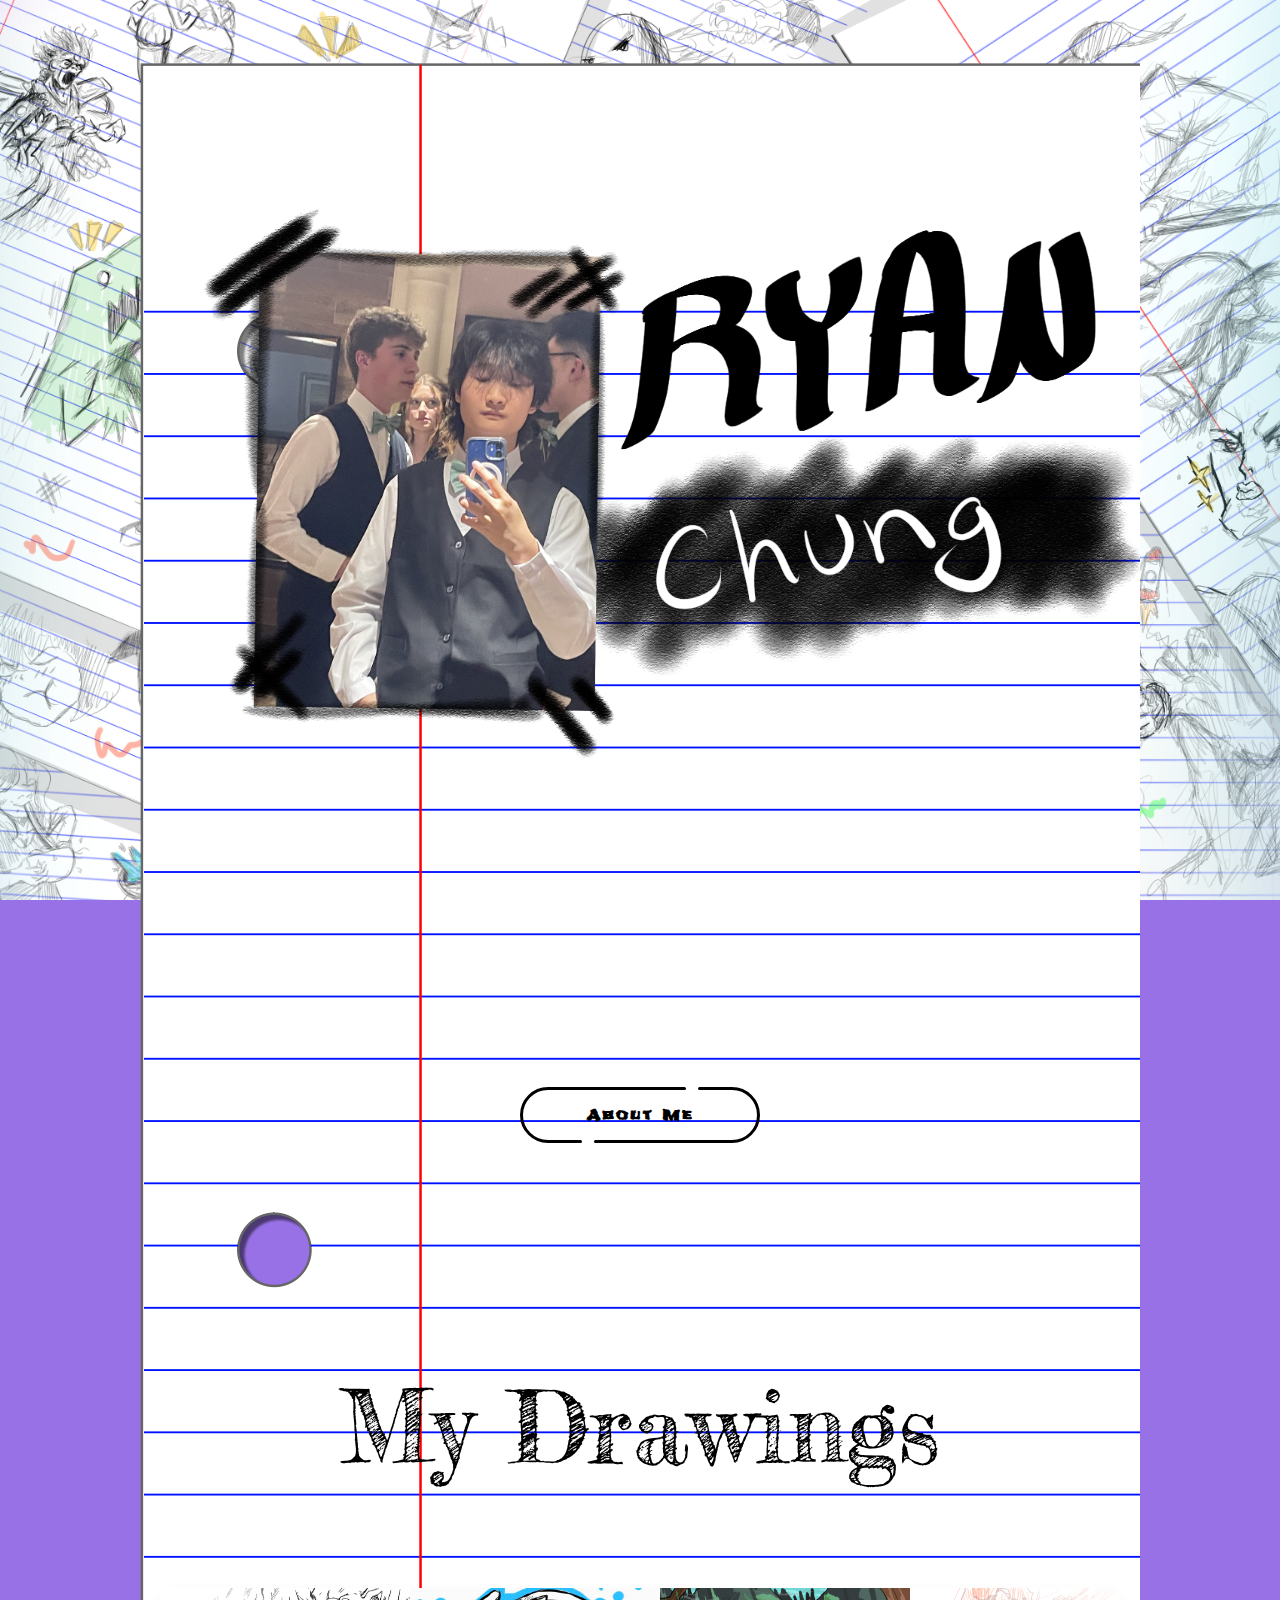
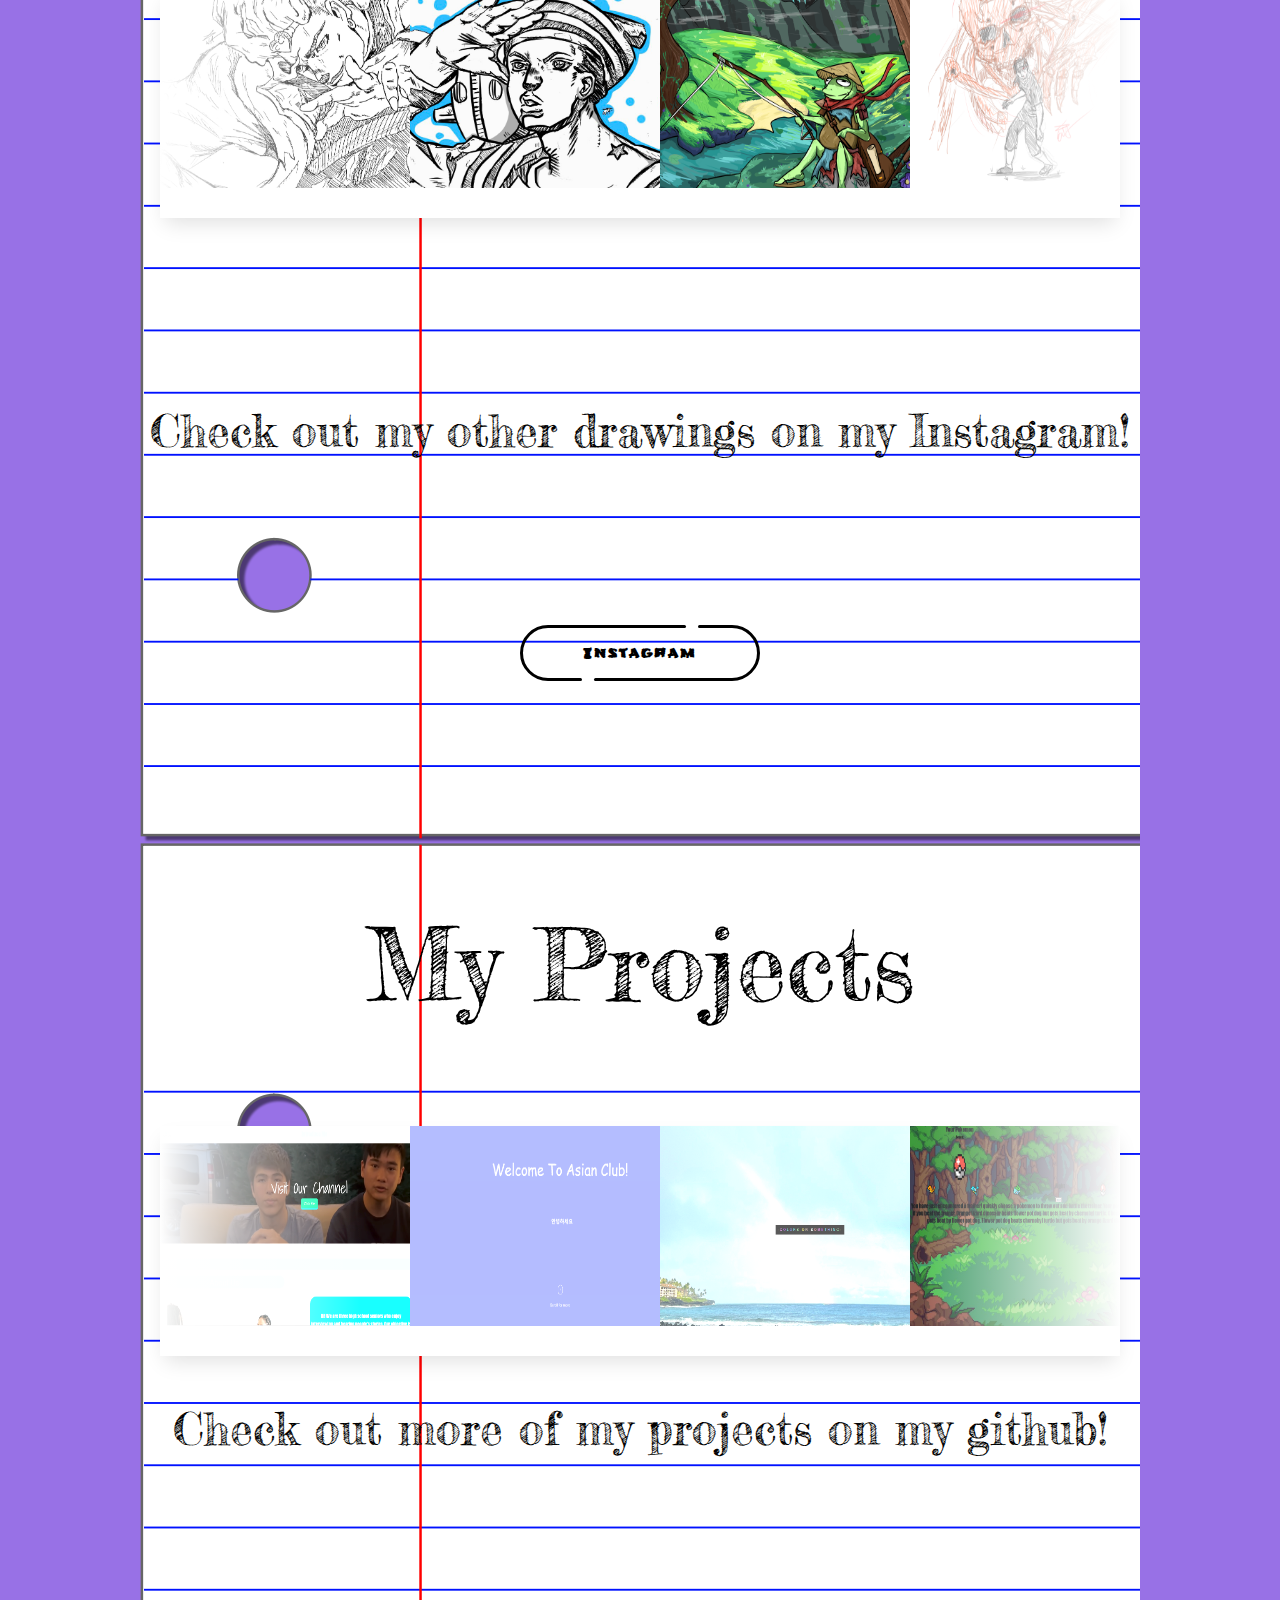
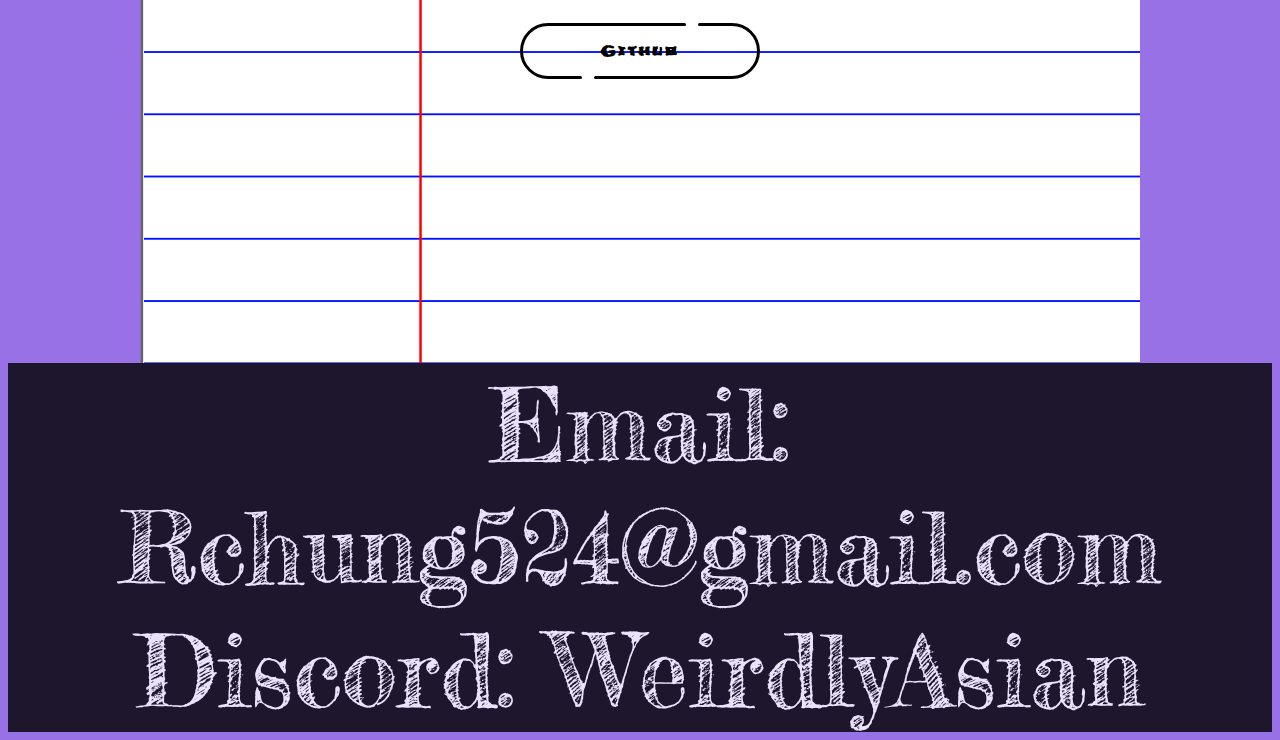
<file: index.html>
<!DOCTYPE html>
<html lang="en">

<head>
    <meta charset="utf-8">
    <meta name="viewport" content="width=device-width, initial-scale=1">
    <title>Ryan Chung</title>
    <link href="https://cdn.jsdelivr.net/npm/bootstrap@5.3.2/dist/css/bootstrap.min.css" rel="stylesheet"
        integrity="sha384-4bw+/aepP/YC94hEpVNVgiZdgIC5+VKNBQNGCHeKRQN+PtmoHDEXuppvnDJzQIu9" crossorigin="anonymous">
    <link rel="stylesheet" href="style.css">
    <link rel="preconnect" href="https://fonts.googleapis.com">
    <link rel="preconnect" href="https://fonts.gstatic.com" crossorigin>
    <link href="https://fonts.googleapis.com/css2?family=Fredericka+the+Great&family=Frijole&display=swap"
        rel="stylesheet">
</head>

<body class="main">
    <center>
        <div class="midPage">
            <div class="row">
                <div class="col"><img class="me" src="webpic.png"> </div>
            </div>
            <div class="row">
                <div class="col">
                    <div class="container"> <a href="about.html" class="button">
                            <div class="button__line"></div>
                            <div class="button__line"></div> <span class="button__text">About Me</span>
                            <div class="button__drow1"></div>
                            <div class="button__drow2"></div>
                        </a>
                    </div>
                </div>
            </div>
            <div class="row">
                <div class="col">
                    <p class="title">My Drawings</p>
                </div>
            </div>
            <div class="row">
                <div class="col">
                    <div class="slider">
                        <div class="slide-track">
                            <div class="slide">
                                <img src="dio drawing.jpg" height="200" width="300" alt="" />
                            </div>
                            <div class="slide">
                                <img src="josuke_part_8_with_blue_outline_darker.jpg" height="200" width="300" alt="" />
                            </div>
                            <div class="slide">
                                <img src="wandering frog.png" height="200" width="300" alt="" />
                            </div>
                            <div class="slide">
                                <img src="itachi with red eye.png" height="200" width="300" alt="" />
                            </div>
                            <div class="slide">
                                <img src="dio drawing.jpg" height="200" width="300" alt=""/>
                            </div>
                            <div class="slide">
                                <img src="josuke_part_8_with_blue_outline_darker.jpg" height="200" width="300" alt="" />
                            </div>
                            <div class="slide">
                                <img src="wandering frog.png" height="200" width="300" alt="" />
                            </div>
                            <div class="slide">
                                <img src="itachi with red eye.png" height="200" width="300" alt="" />
                            </div>
                            <div class="slide">
                                <img src="dio drawing.jpg" height="200" width="300" alt=""/>
                            </div>
                            <div class="slide">
                                <img src="josuke_part_8_with_blue_outline_darker.jpg" height="200" width="300" alt="" />
                            </div>
                            <div class="slide">
                                <img src="wandering frog.png" height="200" width="300" alt="" />
                            </div>
                            <div class="slide">
                                <img src="itachi with red eye.png" height="200" width="300" alt="" />
                            </div>
                            <div class="slide">
                                <img src="dio drawing.jpg" height="200" width="300" alt="" />
                            </div>
                            <div class="slide">
                                <img src="josuke_part_8_with_blue_outline_darker.jpg" height="200" width="300" alt="" />
                            </div>
                        </div>
                    </div>
                </div>
            </div>
            <br><br><br><br><br>
            <div class="row">
                <div class="col">
                    <div class="col">
                        <p class="cap">Check out my other drawings on my Instagram!</p>
                    </div>
                </div>
            </div>
            <div class="row">

                <div class="col">
                    <div class="container"> <a href="https://www.instagram.com/asian_ryan1/" class="button">
                            <div class="button__line"></div>
                            <div class="button__line"></div> <span class="button__text">Instagram</span>
                            <div class="button__drow1"></div>
                            <div class="button__drow2"></div>
                        </a>
                    </div>
                </div>

            </div>

            <div class="row">
                <div class="col">
                        <p class="title" class="project">My Projects</p>
                    </div>
                </div>
                <div class="row">
                    <div class="col">
                        <div class="slider">
                            <div class="slide-track">
                                <div class="slide">
                                    <img src="introduce me.png" height="200" width="300" alt="" />
                                </div>
                                <div class="slide">
                                    <img src="asian.png" height="200" width="300" alt="" />
                                </div>
                                <div class="slide">
                                    <img src="Screenshot 2024-06-03 234738.png" height="200" width="300" alt="" />
                                </div>
                                <div class="slide">
                                    <img src="pokemon.png" height="200" width="300" alt="" />
                                </div>
                                <div class="slide">
                                    <img src="introduce me.png" height="200" width="300" alt="" />
                                </div>
                                <div class="slide">
                                    <img src="asian.png" height="200" width="300" alt="" />
                                </div>
                                <div class="slide">
                                    <img src="Screenshot 2024-06-03 234738.png" height="200" width="300" alt="" />
                                </div>
                                <div class="slide">
                                    <img src="pokemon.png" height="200" width="300" alt="" />
                                </div>
                                <div class="slide">
                                    <img src="introduce me.png" height="200" width="300" alt="" />
                                </div>
                                <div class="slide">
                                    <img src="asian.png" height="200" width="300" alt="" />
                                </div>
                                <div class="slide">
                                    <img src="Screenshot 2024-06-03 234738.png" height="200" width="300" alt="" />
                                </div>
                                <div class="slide">
                                    <img src="pokemon.png" height="200" width="300" alt="" />
                                </div>
                                <div class="slide">
                                    <img src="introduce me.png" height="200" width="300" alt="" />
                                </div>
                                <div class="slide">
                                    <img src="asian.png" height="200" width="300" alt="" />
                            </div>
                        </div>
                    </div>
                </div>
                    <div class="row">
                        <div class="col">
                            <div class="col">
                                <p class="cap">Check out more of my projects on my github!</p>
                            </div>
                        </div>
                    </div>
                    <div class="row">
        
                        <div class="col">
                            <div class="container"> <a href="https://github.com/524RC" class="button">
                                    <div class="button__line"></div>
                                    <div class="button__line"></div> <span class="button__text">Github</span>
                                    <div class="button__drow1"></div>
                                    <div class="button__drow2"></div>
                                </a>
                            </div>
                        </div>
                    </div>
                   
            </div>
            
        </div>
        <footer>Email: Rchung524@gmail.com<br>Discord: WeirdlyAsian<br></footer>
    </center>
</body>

</html>
</file>
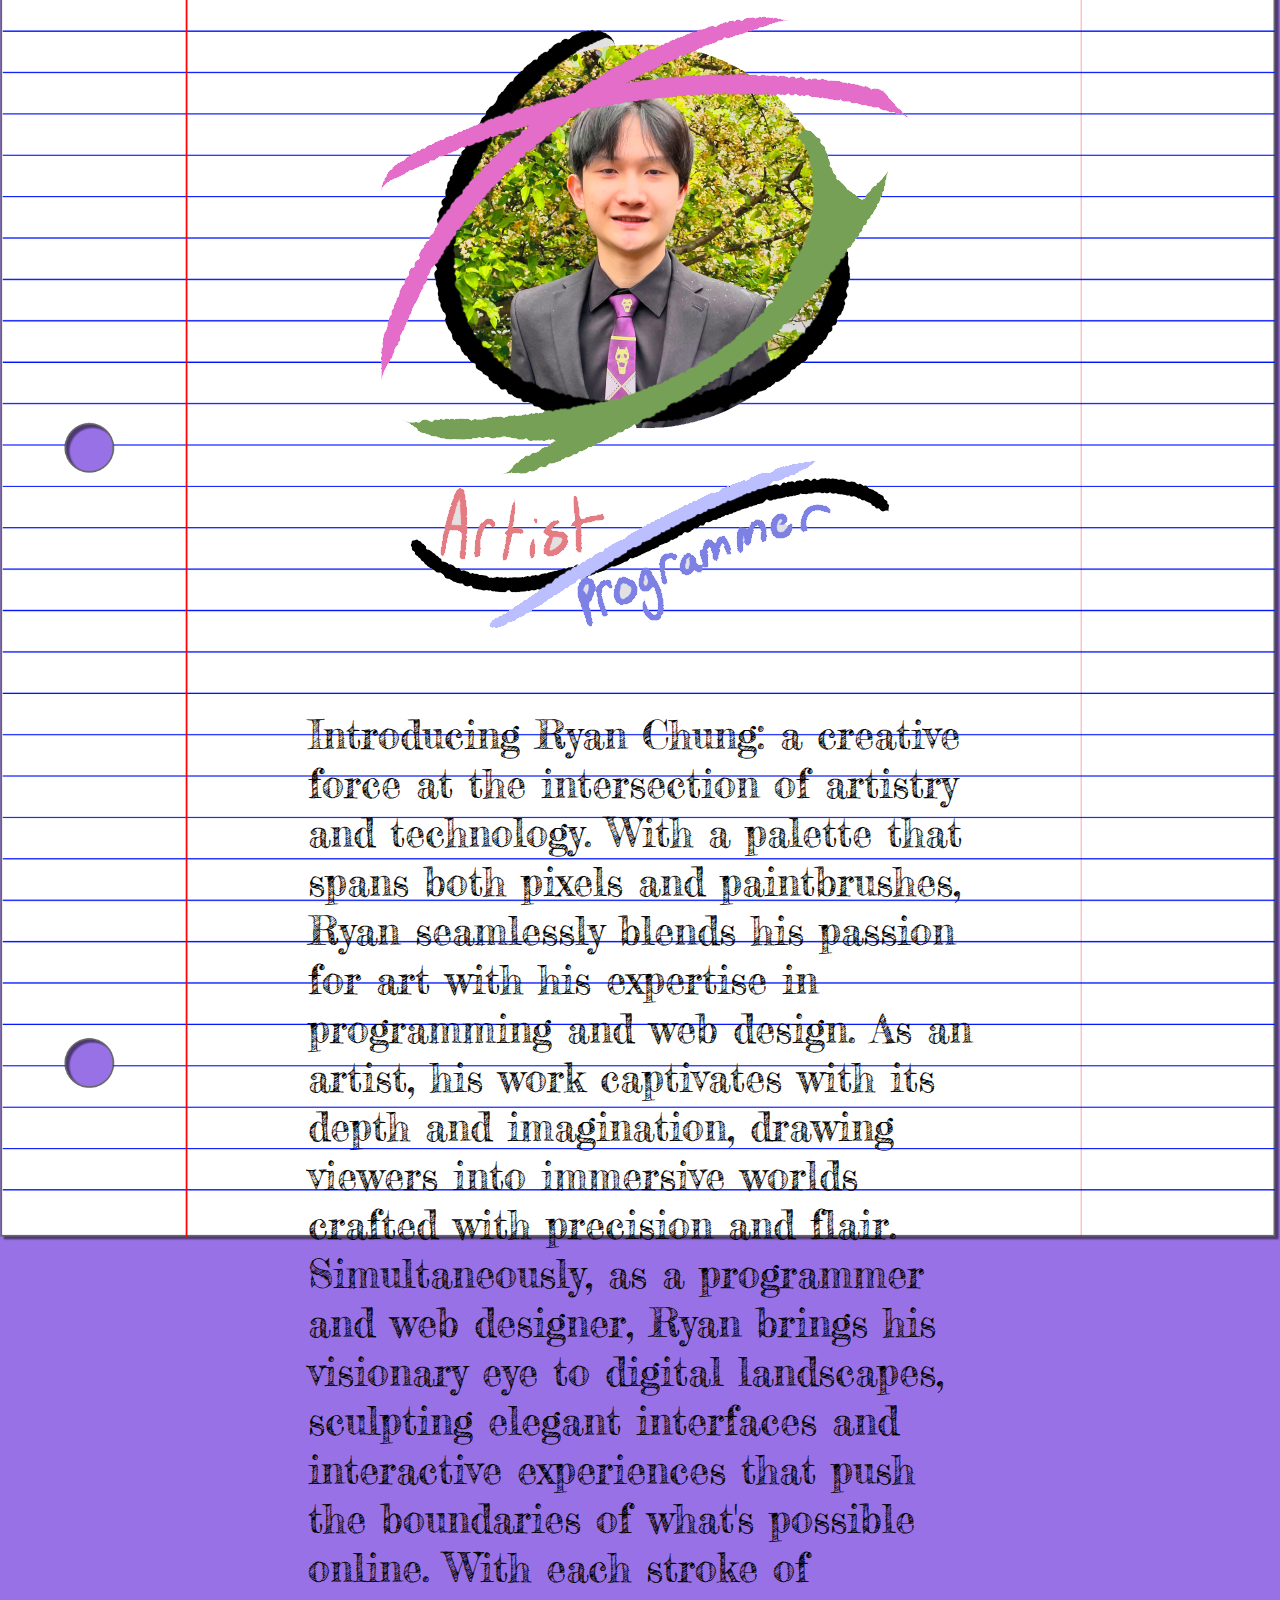
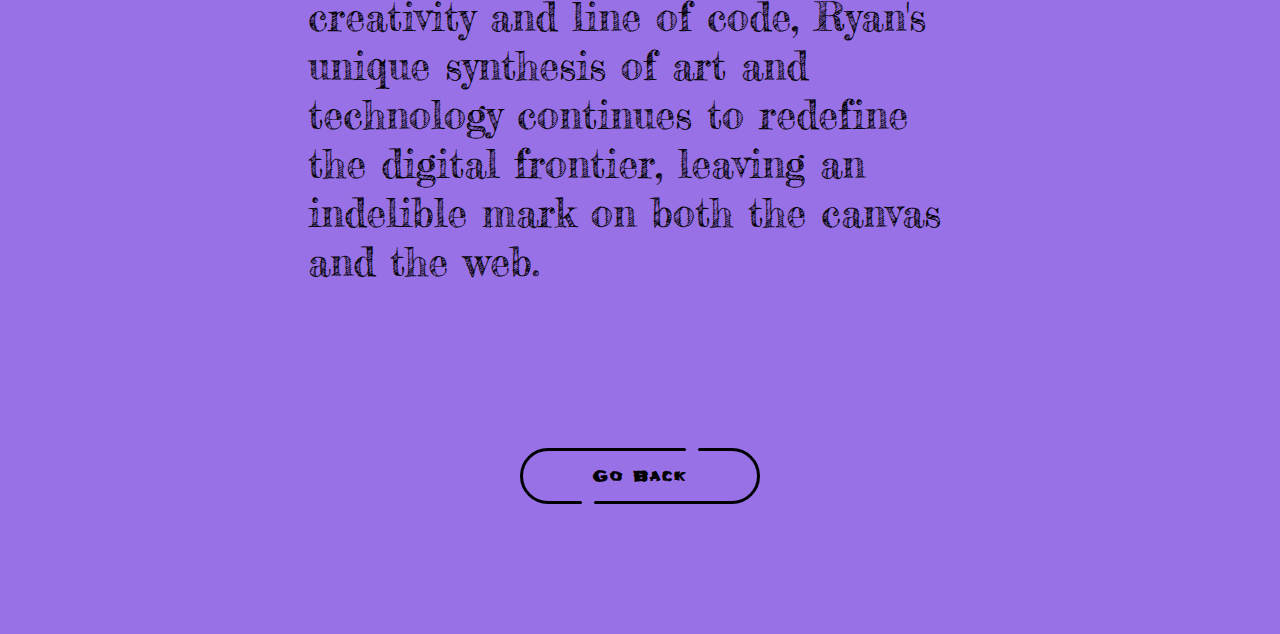
<file: about.html>
<!DOCTYPE html>
<html lang="en">
    <head>
        <meta charset="utf-8">
        <meta name="viewport" content="width=device-width, initial-scale=1">
        <title>Ryan Chung</title>
        <link href="https://cdn.jsdelivr.net/npm/bootstrap@5.3.2/dist/css/bootstrap.min.css" rel="stylesheet"
          integrity="sha384-4bw+/aepP/YC94hEpVNVgiZdgIC5+VKNBQNGCHeKRQN+PtmoHDEXuppvnDJzQIu9" crossorigin="anonymous">
        <link rel="stylesheet" href="style.css">
        <link rel="preconnect" href="https://fonts.googleapis.com">
<link rel="preconnect" href="https://fonts.gstatic.com" crossorigin>
<link href="https://fonts.googleapis.com/css2?family=Fredericka+the+Great&family=Frijole&display=swap" rel="stylesheet">
      </head>
<body class="about">
    <center>
    <div class="row">
        <div class="col">
            <img src="ryan.png">
        </div>
    </div>
</center>
        <div class="row">
            <div class="col">
                <p class="bio">Introducing Ryan Chung: a creative force at the intersection of artistry and
                    technology. With a palette that spans both pixels and paintbrushes,
                    Ryan seamlessly blends his passion for art with his expertise in programming and web design.
                    As an artist, his work captivates with its depth and imagination, drawing viewers into immersive worlds
                    crafted with precision and flair. Simultaneously,
                    as a programmer and web designer, Ryan brings his visionary eye to digital landscapes, sculpting elegant
                    interfaces and interactive experiences that push the boundaries of what's
                    possible online. With each stroke of creativity and line of code, Ryan's unique synthesis of art and
                    technology continues to redefine the digital frontier, leaving an indelible
                    mark on both the canvas and the web.</p>
            </div>
        </div>
        <center>
            <div class="col"></div>
        </div>
        <div class="row">
            <div class="col"><div class="container"> <a href="index.html" class="button">
                <div class="button__line"></div>
                <div class="button__line"></div> <span class="button__text">Go Back</span>
                <div class="button__drow1"></div>
                <div class="button__drow2"></div>
              </a>
            </div></div>
        </div>
    </center>
    <script src="gallery.js"></script>
</body>
</html>
</file>
<file: style.css>
body {
	overflow: auto;
	background-repeat: no-repeat;
	background-size:cover;
	font-family: 'papyrus', fantasy;
	font-size:25px;
	background-image: url(../img/dark-blue-product-background_53876-92801.avif);
}

  
  @keyframes scroll {
    0% {
      transform: translateX(0);
    }
    100% {
      transform: translateX(-1750px);
    }
  }
  .slider {
    background: white;
    box-shadow: 0 10px 20px -5px rgba(0, 0, 0, 0.125);
    height: 230px;
    margin: auto;
    overflow: hidden;
    position: relative;
    width: 960px;
  }
  .slider::before, .slider::after {
    background: linear-gradient(to right, rgb(255, 255, 255) 0%, rgba(255, 255, 255, 0) 100%);
    content: "";
    height: 230px;
    position: absolute;
    width: 200px;
    z-index: 2;
  }
  .slider::after {
    right: 0;
    top: 0;
    transform: rotateZ(180deg);
  }
  .slider::before {
    left: 0;
    top: 0;
  }
  .slider .slide-track {
    animation: scroll 40s linear infinite;
    display: flex;
    width: 3500px;
  }
  .slider .slide {
    height: 100px;
    width: 250px;
  }
.midPage{
    background-image: url('812621.png');
    margin-top:5%;
    width:1000px;
    height:3500px;
    
}
.me{
    height:50%;
    width:100%;
}
.cap{
    font-family: "Fredericka the Great", serif;
    font-size:45px;
}
.fredericka-the great-regular {
    font-family: "Fredericka the Great", serif;
    font-weight: 400;
    font-style: normal;
  }
  .frijole-regular {
    font-family: "Frijole", system-ui;
    font-weight: 400;
    font-style: normal;
  }
.main{
    background-image: url('sketch\ book\ background.png');
    background-attachment: fixed;
    background-position: center;
    background-repeat: no-repeat;
    background-size: cover;
}
.about{
    background-image: url('812621.png');
    background-attachment: fixed;
    background-position: center;
    background-repeat: no-repeat;
    background-size: cover;
}
.title{
    font-size:100px;
    font-family: "Fredericka the Great", serif;
}
footer{
    opacity:80%;
    margin:0px;
    color:white;
    background-color:#000000;
    font-size:100px;
    font-family: "Fredericka the Great", serif;
}
.bio{
    font-size:40px;
    font-family: "Fredericka the Great", serif;
    margin-left:300px;
    margin-right:300px;
}
.end{
    height:635px;
}
/*sketch button*/
:root {
    --line_color: #000000;
    --back_color: #05ffda;
  }
  
  body {
    background-color: #9871e6;
  }
  
  .button {
    font-family: "Frijole", system-ui;
    position: relative;
    z-index: 0;
    width: 240px;
    height: 56px;
    text-decoration: none;
    font-size: 14px;
    font-weight: bold;
    color: var(--line_color);
    letter-spacing: 2px;
    transition: all 0.3s ease;
  }
  .button__text {
    
    display: flex;
    justify-content: center;
    align-items: center;
    width: 100%;
    height: 100%;
  }
  .button::before,
  .button::after,
  .button__text::before,
  .button__text::after {
    content: "";
    position: absolute;
    height: 3px;
    border-radius: 2px;
    background: var(--line_color);
    transition: all 0.5s ease;
  }
  .button::before {
    top: 0;
    left: 54px;
    width: calc(100% - 56px * 2 - 16px);
  }
  .button::after {
    top: 0;
    right: 54px;
    width: 8px;
  }
  .button__text::before {
    bottom: 0;
    right: 54px;
    width: calc(100% - 56px * 2 - 16px);
  }
  .button__text::after {
    bottom: 0;
    left: 54px;
    width: 8px;
  }
  .button__line {
    position: absolute;
    top: 0;
    width: 56px;
    height: 100%;
    overflow: hidden;
  }
  .button__line::before {
    content: "";
    position: absolute;
    top: 0;
    width: 150%;
    height: 100%;
    box-sizing: border-box;
    border-radius: 300px;
    border: solid 3px var(--line_color);
  }
  .button__line:nth-child(1),
  .button__line:nth-child(1)::before {
    left: 0;
  }
  .button__line:nth-child(2),
  .button__line:nth-child(2)::before {
    right: 0;
  }
  .button:hover {
    letter-spacing: 6px;
  }
  .button:hover::before,
  .button:hover .button__text::before {
    width: 8px;
  }
  .button:hover::after,
  .button:hover .button__text::after {
    width: calc(100% - 56px * 2 - 16px);
  }
  .button__drow1,
  .button__drow2 {
    position: absolute;
    z-index: -1;
    border-radius: 16px;
    transform-origin: 16px 16px;
  }
  .button__drow1 {
    top: -16px;
    left: 40px;
    width: 32px;
    height: 0;
    transform: rotate(30deg);
  }
  .button__drow2 {
    top: 44px;
    left: 77px;
    width: 32px;
    height: 0;
    transform: rotate(-127deg);
  }
  .button__drow1::before,
  .button__drow1::after,
  .button__drow2::before,
  .button__drow2::after {
    content: "";
    position: absolute;
  }
  .button__drow1::before {
    bottom: 0;
    left: 0;
    width: 0;
    height: 32px;
    border-radius: 16px;
    transform-origin: 16px 16px;
    transform: rotate(-60deg);
  }
  .button__drow1::after {
    top: -10px;
    left: 45px;
    width: 0;
    height: 32px;
    border-radius: 16px;
    transform-origin: 16px 16px;
    transform: rotate(69deg);
  }
  .button__drow2::before {
    bottom: 0;
    left: 0;
    width: 0;
    height: 32px;
    border-radius: 16px;
    transform-origin: 16px 16px;
    transform: rotate(-146deg);
  }
  .button__drow2::after {
    bottom: 26px;
    left: -40px;
    width: 0;
    height: 32px;
    border-radius: 16px;
    transform-origin: 16px 16px;
    transform: rotate(-262deg);
  }
  .button__drow1,
  .button__drow1::before,
  .button__drow1::after,
  .button__drow2,
  .button__drow2::before,
  .button__drow2::after {
    background: var(--back_color);
  }
  .button:hover .button__drow1 {
    animation: drow1 ease-in 0.06s;
    animation-fill-mode: forwards;
  }
  .button:hover .button__drow1::before {
    animation: drow2 linear 0.08s 0.06s;
    animation-fill-mode: forwards;
  }
  .button:hover .button__drow1::after {
    animation: drow3 linear 0.03s 0.14s;
    animation-fill-mode: forwards;
  }
  .button:hover .button__drow2 {
    animation: drow4 linear 0.06s 0.2s;
    animation-fill-mode: forwards;
  }
  .button:hover .button__drow2::before {
    animation: drow3 linear 0.03s 0.26s;
    animation-fill-mode: forwards;
  }
  .button:hover .button__drow2::after {
    animation: drow5 linear 0.06s 0.32s;
    animation-fill-mode: forwards;
  }
  @keyframes drow1 {
    0% {
      height: 0;
    }
    100% {
      height: 100px;
    }
  }
  @keyframes drow2 {
    0% {
      width: 0;
      opacity: 0;
    }
    10% {
      opacity: 0;
    }
    11% {
      opacity: 1;
    }
    100% {
      width: 120px;
    }
  }
  @keyframes drow3 {
    0% {
      width: 0;
    }
    100% {
      width: 80px;
    }
  }
  @keyframes drow4 {
    0% {
      height: 0;
    }
    100% {
      height: 120px;
    }
  }
  @keyframes drow5 {
    0% {
      width: 0;
    }
    100% {
      width: 124px;
    }
  }
  .container {
    width: 100%;
    height: 300px;
    display: flex;
    flex-direction: column;
    justify-content: center;
    align-items: center;
  }
/*carousel*/

.carousel {
    position: relative;
    width: 80%;
    max-width: 600px;
    overflow: hidden;
    border-radius: 10px;
    box-shadow: 0 4px 8px rgba(0,0,0,0.1);
}

.carousel-inner {
    display: flex;
    transition: transform 0.5s ease;
}

.carousel-item {
    min-width: 100%;
    box-sizing: border-box;
}

.carousel-item img {
    width: 100%;
    border-radius: 10px;
}

.carousel-control {
    position: absolute;
    top: 50%;
    transform: translateY(-50%);
    background-color: rgba(0, 0, 0, 0.5);
    color: #000000;
    border: none;
    padding: 10px;
    cursor: pointer;
    z-index: 1;
}

.prev {
    left: 10px;
}

.next {
    right: 10px;
}


.project{
    padding: top 50%;;
}
</file>
